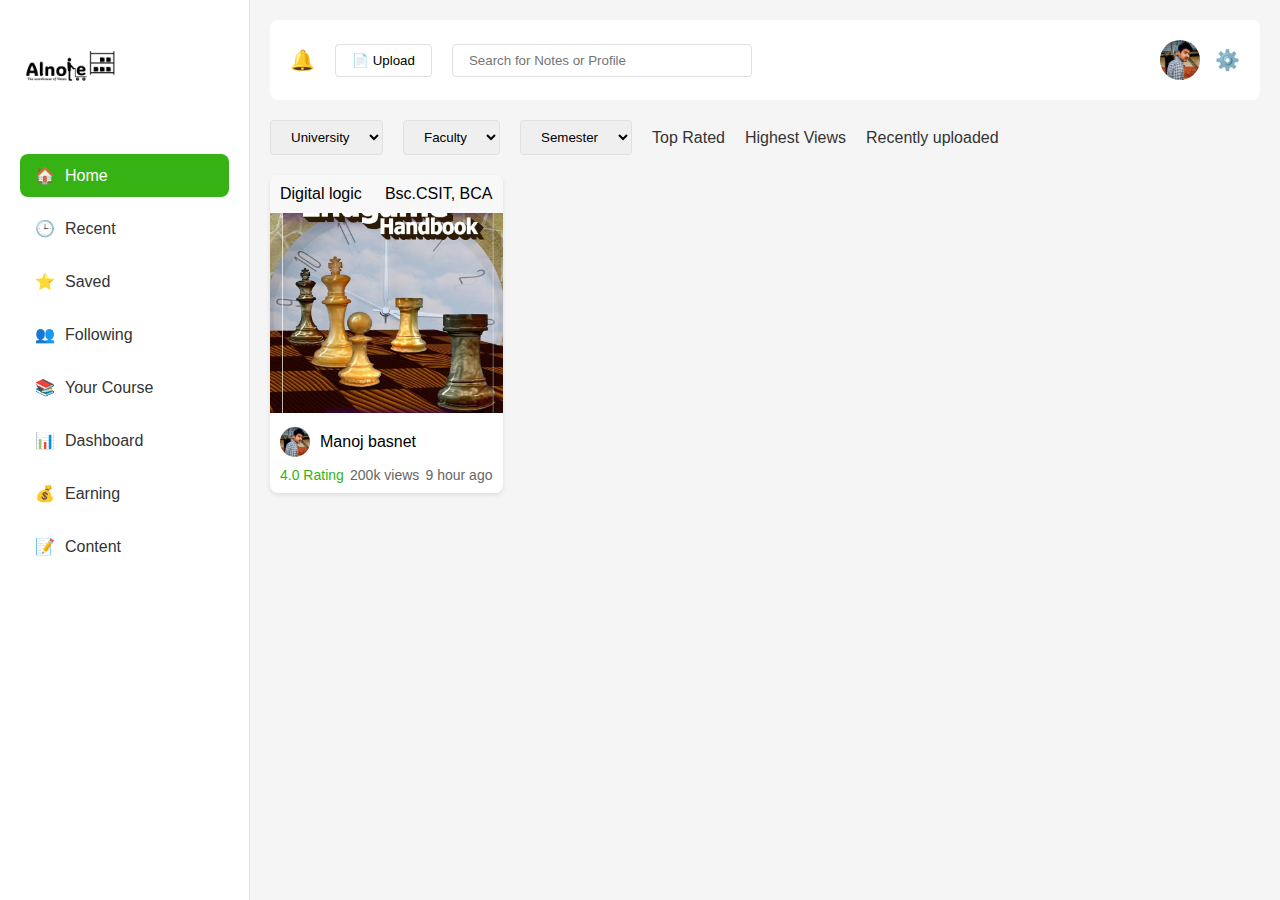
<file: index.html>
<!DOCTYPE html>
<html lang="en">
<head>
    <meta charset="UTF-8">
    <meta name="viewport" content="width=device-width, initial-scale=1.0">
    <title>Alnote - Study Notes Platform</title>
    <link rel="stylesheet" href="styles.css">
</head>
<body>
    <div class="container">
        <aside class="sidebar">
            <div class="logo">
                <img src="./Photos/Untitled design (2)2.png" alt="Logo" class="logo-img">
            </div>
            <nav class="nav-menu">
                <a href="#" class="nav-item active"><span class="icon">🏠</span> Home</a>
                <a href="#" class="nav-item"><span class="icon">🕒</span> Recent</a>
                <a href="#" class="nav-item"><span class="icon">⭐</span> Saved</a>
                <a href="#" class="nav-item"><span class="icon">👥</span> Following</a>
                <a href="#" class="nav-item"><span class="icon">📚</span> Your Course</a>
                <a href="#" class="nav-item"><span class="icon">📊</span> Dashboard</a>
                <a href="#" class="nav-item"><span class="icon">💰</span> Earning</a>
                <a href="#" class="nav-item"><span class="icon">📝</span> Content</a>
            </nav>
        </aside>

        <main class="main-content">
            <header class="header">
                <div class="header-left">
                    <div class="notification-icon">🔔</div>
                    <button class="upload-btn">📄 Upload</button>
                    <div class="search-bar">
                        <input type="text" placeholder="Search for Notes or Profile">
                    </div>
                </div>
                <div class="header-right">
                    <img src="./Photos/107972717_2660643560930244_4002923522177208544_n.jpg" alt="Profile" class="profile-img">
                    <span class="settings-icon">⚙️</span>
                </div>
            </header>

            <div class="filters">
                <select class="filter-select">
                    <option>University</option>
                </select>
                <select class="filter-select">
                    <option>Faculty</option>
                </select>
                <select class="filter-select">
                    <option>Semester</option>
                </select>
                <a href="#" class="filter-link">Top Rated</a>
                <a href="#" class="filter-link">Highest Views</a>
                <a href="#" class="filter-link">Recently uploaded</a>
            </div>

            <div class="notes-grid">
                <!-- Repeat this card structure 12 times -->
                <div class="note-card">
                    <div class="note-header">
                        <span>Digital logic</span>
                        <span>Bsc.CSIT, BCA</span>
                    </div>
                    <div class="note-image">
                        <img src="./Photos/book.jpeg" alt="Digital Logic Design">
                    </div>
                    <div class="note-footer">
                        <div class="user-info">
                            <img src="./Photos/107972717_2660643560930244_4002923522177208544_n.jpg" alt="User" class="user-avatar">
                            <span>Manoj basnet</span>
                        </div>
                        <div class="note-stats">
                            <span class="rating">4.0 Rating</span>
                            <span class="views">200k views</span>
                            <span class="time">9 hour ago</span>
                        </div>
                    </div>
                </div>
                <!-- Repeat note-card 11 more times -->
            </div>
        </main>
    </div>
</body>
</html>
</file>
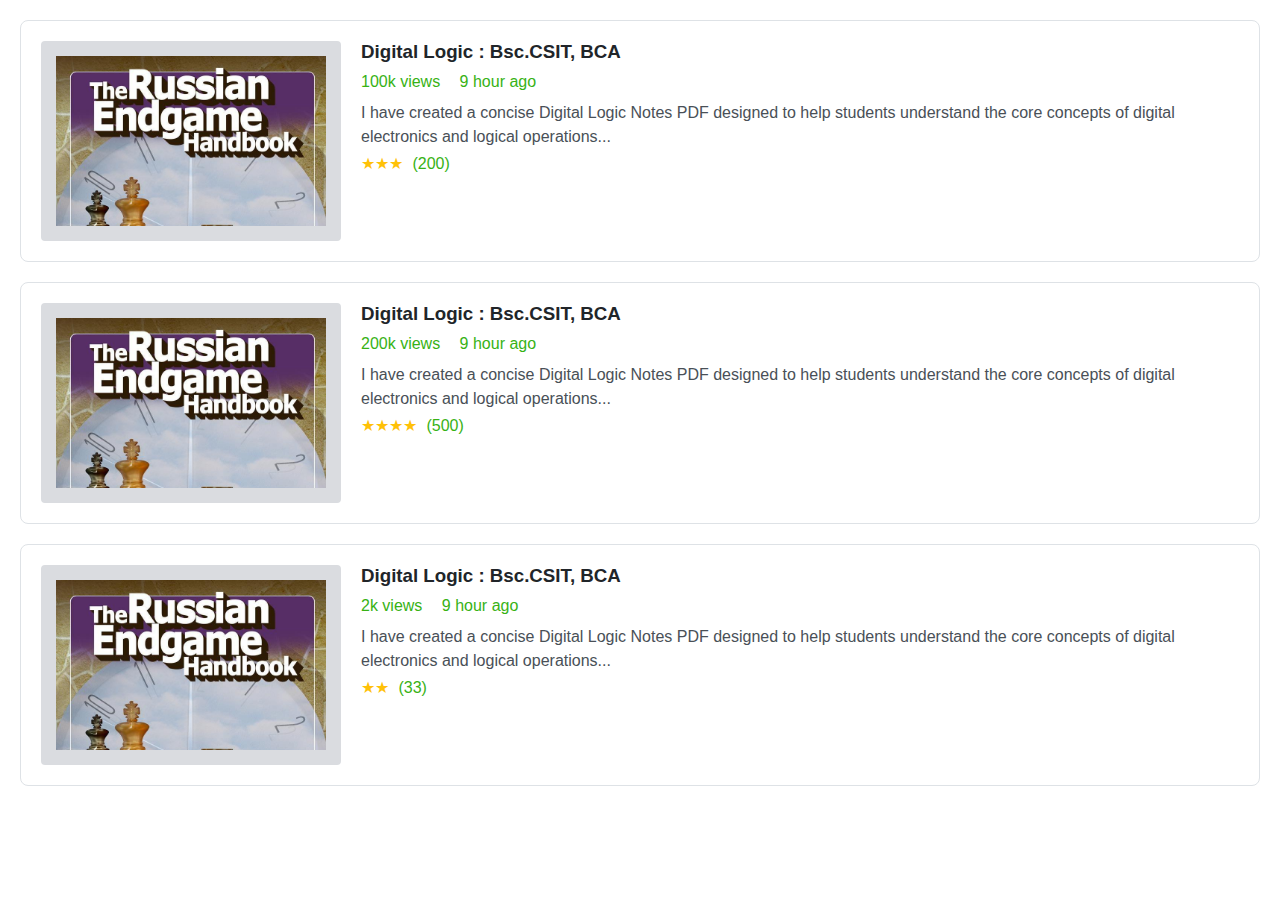
<file: notesSearchPage.html>
<!DOCTYPE html>
<html lang="en">
  <head>
    <meta charset="UTF-8" />
    <meta name="viewport" content="width=device-width, initial-scale=1.0" />
    <title>Document</title>
    <link rel="stylesheet" href="searchpage.css" />
  </head>
  <body>
    <div class="app-container">
      <main class="main-content">
        <div class="content-card">
          <div class="content-img">
            <img src="Photos/book.jpeg" alt="Digital Logic" />
          </div>
          <div class="content-info">
            <h3>Digital Logic : Bsc.CSIT, BCA</h3>
            <div class="content-meta">
              <span>100k views</span>
              <span>9 hour ago</span>
            </div>
            <p class="content-description">
              I have created a concise Digital Logic Notes PDF designed to help
              students understand the core concepts of digital electronics and
              logical operations...
            </p>
            <div class="rating">
              <span class="stars">★★★</span>
              <span class="count">(200)</span>
            </div>
          </div>
        </div>
        <div class="content-card">
          <div class="content-img">
            <img src="Photos/book.jpeg" alt="Digital Logic" />
          </div>
          <div class="content-info">
            <h3>Digital Logic : Bsc.CSIT, BCA</h3>
            <div class="content-meta">
              <span>200k views</span>
              <span>9 hour ago</span>
            </div>
            <p class="content-description">
              I have created a concise Digital Logic Notes PDF designed to help
              students understand the core concepts of digital electronics and
              logical operations...
            </p>
            <div class="rating">
              <span class="stars">★★★★</span>
              <span class="count">(500)</span>
            </div>
          </div>
        </div>
        <div class="content-card">
          <div class="content-img">
            <img src="Photos/book.jpeg" alt="Digital Logic" />
          </div>
          <div class="content-info">
            <h3>Digital Logic : Bsc.CSIT, BCA</h3>
            <div class="content-meta">
              <span>2k views</span>
              <span>9 hour ago</span>
            </div>
            <p class="content-description">
              I have created a concise Digital Logic Notes PDF designed to help
              students understand the core concepts of digital electronics and
              logical operations...
            </p>
            <div class="rating">
              <span class="stars">★★</span>
              <span class="count">(33)</span>
            </div>
          </div>
        </div>
      </main>
    </div>
  </body>
</html>
</file>
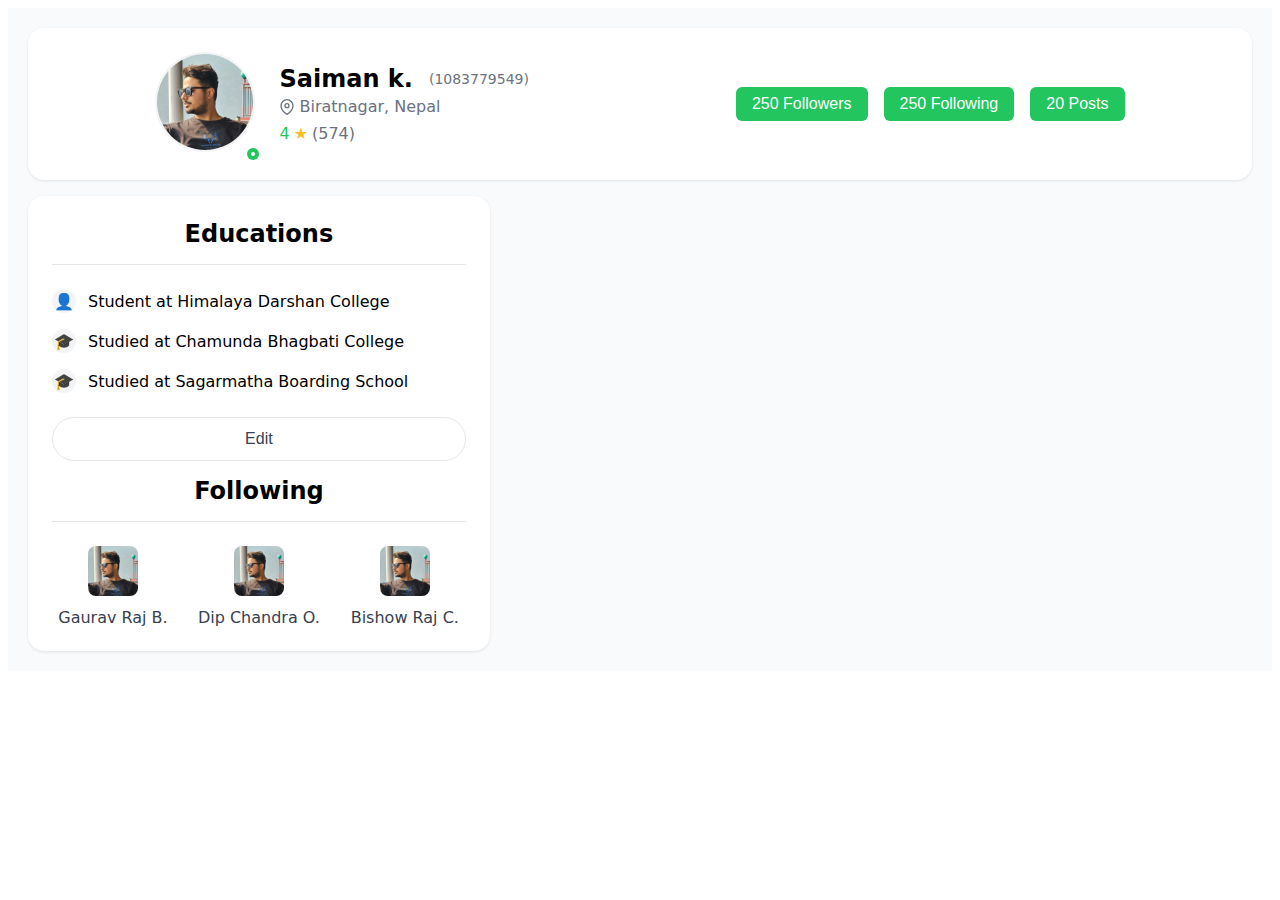
<file: profile.html>
<!DOCTYPE html>
<html lang="en">
   <head>
      <meta charset="UTF-8" />
      <meta name="viewport" content="width=device-width, initial-scale=1.0" />
      <title>Profile and Stats</title>
      <link rel="stylesheet" href="profile.css" />
   </head>
   <body>
      <div class="profile-body">
         <div class="profile-button-wrapper">
            <div class="profile-container">
               <div class="profile-header">
                  <div class="profile-image-container">
                     <img src="./Photos/WhatsApp-Square.jpg" alt="Profile" class="profile-image" />
                     <div class="edit-badge">
                        <div class="edit-badge-inner">
                           <!-- Edit Badge Icon -->
                        </div>
                     </div>
                  </div>

                  <div class="profile-info">
                     <div class="profile-name-container">
                        <h1 class="profile-name">Saiman k.</h1>
                        <span class="profile-id">(1083779549)</span>
                     </div>
                     <div class="profile-location">
                        <svg
                           width="16"
                           height="16"
                           viewBox="0 0 24 24"
                           fill="none"
                           stroke="currentColor"
                           stroke-width="2"
                        >
                           <path d="M21 10c0 7-9 13-9 13s-9-6-9-13a9 9 0 0 1 18 0z" />
                           <circle cx="12" cy="10" r="3" />
                        </svg>
                        Biratnagar, Nepal
                     </div>
                     <div class="profile-rating">
                        <span class="rating-number">4</span>
                        <span class="rating-star">★</span>
                        <span class="rating-count">(574)</span>
                     </div>
                  </div>
               </div>
            </div>

            <div class="stats-container flex">
               <button class="stat-button">250 Followers</button>
               <button class="stat-button">250 Following</button>
               <button class="stat-button">20 Posts</button>
            </div>
         </div>
         <!-- education and following combined -->
         <div class="flex-col">
            <!-- Education Section -->
            <div class="section">
               <h2 class="section-title">Educations</h2>

               <div class="education-item">
                  <div class="education-icon">👤</div>
                  <div>Student at Himalaya Darshan College</div>
               </div>

               <div class="education-item">
                  <div class="education-icon">🎓</div>
                  <div>Studied at Chamunda Bhagbati College</div>
               </div>

               <div class="education-item">
                  <div class="education-icon">🎓</div>
                  <div>Studied at Sagarmatha Boarding School</div>
               </div>

               <button class="edit-button">Edit</button>
            </div>

            <!-- Following Section -->
            <div class="section">
               <h2 class="section-title">Following</h2>

               <div class="following-grid">
                  <div class="following-item">
                     <img src="./Photos/WhatsApp-Square.jpg" alt="Gaurav Raj B." class="following-image" />
                     <div class="following-name">Gaurav Raj B.</div>
                  </div>

                  <div class="following-item">
                     <img src="./Photos/WhatsApp-Square.jpg" alt="Dip Chandra O." class="following-image" />
                     <div class="following-name">Dip Chandra O.</div>
                  </div>

                  <div class="following-item">
                     <img src="./Photos/WhatsApp-Square.jpg" alt="Bishow Raj C." class="following-image" />
                     <div class="following-name">Bishow Raj C.</div>
                  </div>
               </div>
            </div>
         </div>
      </div>
   </body>
</html>
</file>
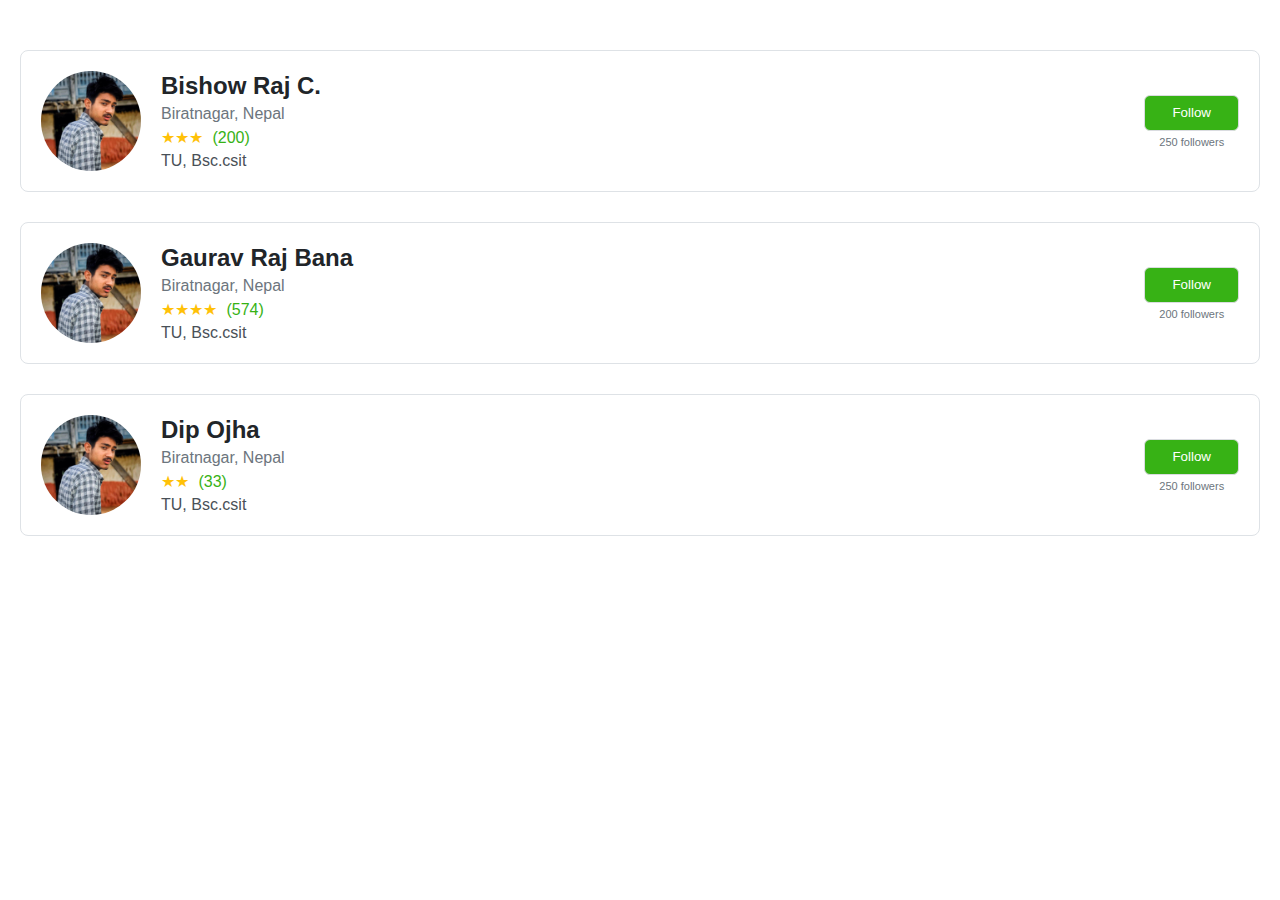
<file: profileSearchPage.html>
<!DOCTYPE html>
<html lang="en">
  <head>
    <meta charset="UTF-8" />
    <meta name="viewport" content="width=device-width, initial-scale=1.0" />
    <title>Search Page</title>
    <link rel="stylesheet" href="searchpage.css" />
  </head>
  <body>
    <div class="app-container">
      <main class="main-content">
        <div class="profile-section">
          <div class="profile-card">
            <img src="Photos/simon.jpg" alt="Profile" class="profile-img" />
            <div class="profile-info">
              <h2>Bishow Raj C.</h2>
              <p class="location">Biratnagar, Nepal</p>
              <div class="rating">
                <span class="stars">★★★</span>
                <span class="count">(200)</span>
              </div>
              <p class="institution">TU, Bsc.csit</p>
            </div>
            <div>
              <button class="follow-btn" onclick="toggleFollow(this)">Follow</button>
              <p class="followers" >250 followers</p>
            </div>
          </div>
          <div class="profile-section">
            <div class="profile-card">
              <img src="Photos/simon.jpg" alt="Profile" class="profile-img" />
              <div class="profile-info">
                <h2>Gaurav Raj Bana</h2>
                <p class="location">Biratnagar, Nepal</p>
                <div class="rating">
                  <span class="stars">★★★★</span>
                  <span class="count">(574)</span>
                </div>
                <p class="institution">TU, Bsc.csit</p>
              </div>
              <div>
                <button class="follow-btn" onclick="toggleFollow(this)">Follow</button>
                <p class="followers" >200 followers</p>
              </div>
            </div>
            <div class="profile-section">
                <div class="profile-card">
                  <img src="Photos/simon.jpg" alt="Profile" class="profile-img" />
                  <div class="profile-info">
                    <h2>Dip Ojha</h2>
                    <p class="location">Biratnagar, Nepal</p>
                    <div class="rating">
                      <span class="stars">★★</span>
                      <span class="count">(33)</span>
                    </div>
                    <p class="institution">TU, Bsc.csit</p>
                  </div>
                  <div>
                  <button class="follow-btn" onclick="toggleFollow(this)">Follow</button>
                  <p class="followers" >250 followers</p>
                </div>
                </div>
        </div>
      </main>
    </div>
  </body>
</html>

            <script>
              function toggleFollow(button) {
                const buttons = document.querySelectorAll('.follow-btn');
                buttons.forEach(b => {
                  b.textContent = b === button ? (b.textContent === 'Follow' ? 'Following' : 'Follow') : b.textContent;
                  b.style.color = b === button ? (b.textContent === 'Following' ? '#37b215' : 'white') : b.style.color;
                  b.style.backgroundColor = b === button ? (b.textContent === 'Following' ? '#f6fcf4' : '#37b215') : b.style.backgroundColor;
                });
              }
            </script>
</file>
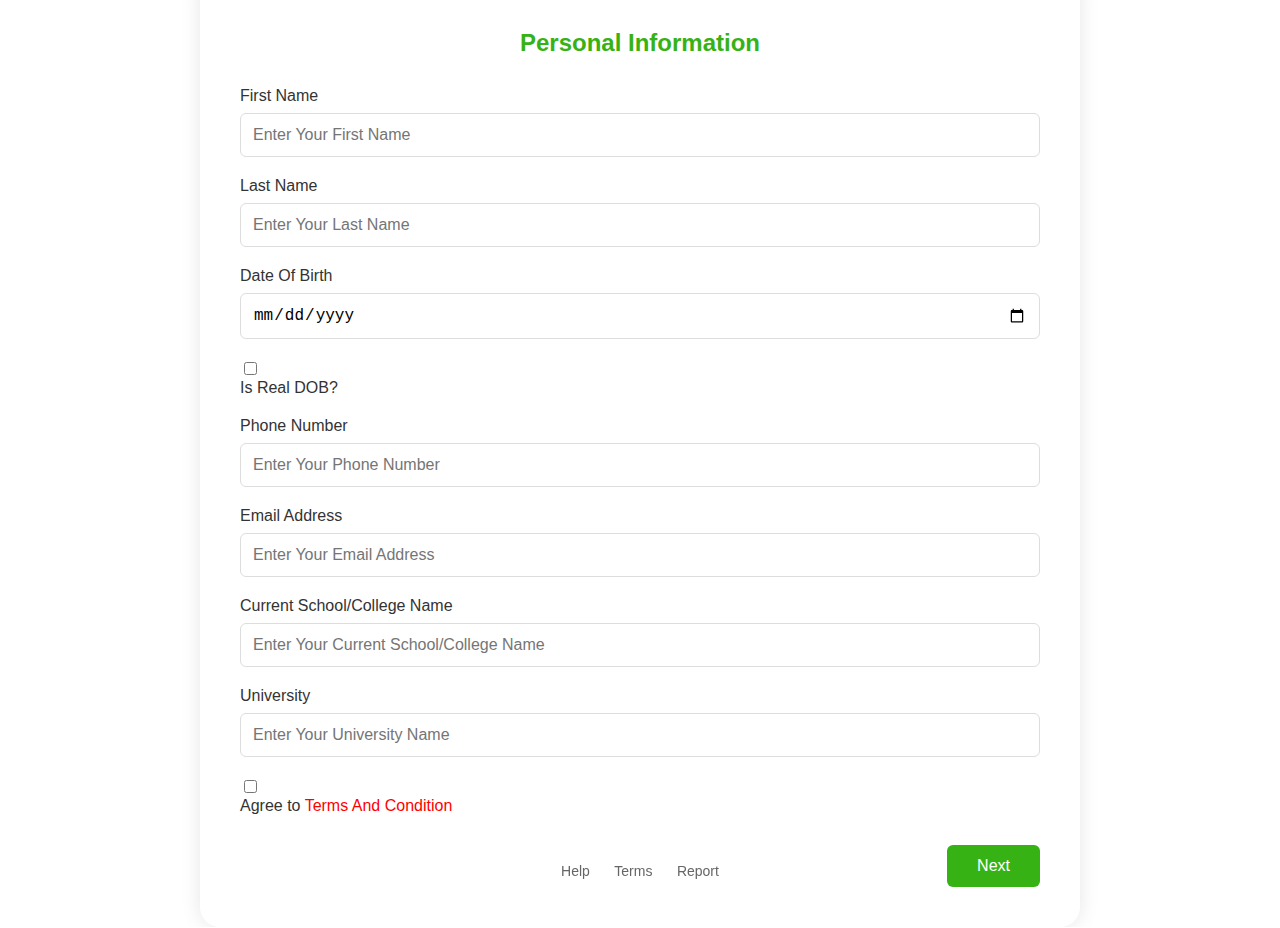
<file: static-personal-info.html>
<!DOCTYPE html>
<html lang="en">
  <head>
    <meta charset="UTF-8" />
    <title>Personal Information - ANote</title>
    <style>
      body {
        font-family: Arial, sans-serif;
        display: flex;
        justify-content: center;
        align-items: center;
        height: 100vh;
        margin: 0;
        background-color: #ffffff;
      }
      .container {
        width: 800px;
        padding: 40px;
        background: white;
        border-radius: 20px;
        box-shadow: 0 0 20px rgba(0, 0, 0, 0.1);
      }
      h1 {
        color: #37b215;
        font-size: 24px;
        margin-bottom: 30px;
        text-align: center;
      }
      .form-group {
        margin-bottom: 20px;
      }
      label {
        display: block;
        margin-bottom: 8px;
        color: #333;
      }
      input[type="text"],
      input[type="email"],
      input[type="tel"],
      input[type="date"] {
        width: 100%;
        padding: 12px;
        border: 1px solid #ddd;
        border-radius: 6px;
        box-sizing: border-box;
        font-size: 16px;
      }
      .checkbox-group {
        margin: 20px 0;
      }
      .button-group {
        display: flex;
        justify-content: flex-end;
        margin-top: 30px;
      }
      .btn {
        background: #37b215;
        color: white;
        border: none;
        padding: 12px 30px;
        border-radius: 6px;
        cursor: pointer;
        font-size: 16px;
      }
      .terms {
        color: #ff0000;
        text-decoration: none;
      }
      .footer {
        position: fixed;
        bottom: 20px;
        left: 0;
        right: 0;
        text-align: center;
      }
      .footer a {
        color: #666;
        text-decoration: none;
        margin: 0 10px;
        font-size: 14px;
      }
    </style>
  </head>
  <body>
    <div class="container">
      <h1>Personal Information</h1>
      <form>
        <div class="form-group">
          <label>First Name</label>
          <input type="text" placeholder="Enter Your First Name" />
        </div>
        <div class="form-group">
          <label>Last Name</label>
          <input type="text" placeholder="Enter Your Last Name" />
        </div>
        <div class="form-group">
          <label>Date Of Birth</label>
          <input type="date" placeholder="Enter Your Date of Birth" />
        </div>
        <div class="checkbox-group">
          <input type="checkbox" id="realDOB" />
          <label for="realDOB">Is Real DOB?</label>
        </div>
        <div class="form-group">
          <label>Phone Number</label>
          <input type="tel" placeholder="Enter Your Phone Number" />
        </div>
        <div class="form-group">
          <label>Email Address</label>
          <input type="email" placeholder="Enter Your Email Address" />
        </div>
        <div class="form-group">
          <label>Current School/College Name</label>
          <input
            type="text"
            placeholder="Enter Your Current School/College Name"
          />
        </div>
        <div class="form-group">
          <label>University</label>
          <input type="text" placeholder="Enter Your University Name" />
        </div>
        <div class="checkbox-group">
          <input type="checkbox" id="terms" />
          <label for="terms"
            >Agree to <a href="#" class="terms">Terms And Condition</a></label
          >
        </div>
        <div class="button-group">
          <button type="submit" class="btn">Next</button>
        </div>
      </form>
    </div>
    <div class="footer">
      <a href="#">Help</a>
      <a href="#">Terms</a>
      <a href="#">Report</a>
    </div>
  </body>
</html>
</file>
<file: styles.css>
* {
  margin: 0;
  padding: 0;
  box-sizing: border-box;
}

body {
  font-family: Arial, sans-serif;
  background-color: #f5f5f5;
}

.container {
  display: flex;
  min-height: 100vh;
}

.sidebar {
  width: 250px;
  background: white;
  padding: 20px;
  border-right: 1px solid #e0e0e0;
}

.logo {
  margin-bottom: 30px;
}

.logo-img {
  width: 100px;
  height: auto;
}

.nav-menu {
  display: flex;
  flex-direction: column;
  gap: 10px;
}

.nav-item {
  display: flex;
  align-items: center;
  padding: 12px 15px;
  text-decoration: none;
  color: #333;
  border-radius: 8px;
}

.nav-item:hover {
  background: #f5f5f5;
}

.nav-item.active {
  background: #37b215;
  color: white;
}

.icon {
  margin-right: 10px;
}

.main-content {
  flex: 1;
  padding: 20px;
}

.header {
  display: flex;
  justify-content: space-between;
  align-items: center;
  padding: 20px;
  background: white;
  border-radius: 8px;
  margin-bottom: 20px;
}

.header-left {
  display: flex;
  align-items: center;
  gap: 20px;
}

.notification-icon {
  font-size: 20px;
  cursor: pointer;
}

.upload-btn {
  padding: 8px 16px;
  background: white;
  border: 1px solid #e0e0e0;
  border-radius: 4px;
  cursor: pointer;
}

.search-bar input {
  padding: 8px 16px;
  border: 1px solid #e0e0e0;
  border-radius: 4px;
  width: 300px;
}

.header-right {
  display: flex;
  align-items: center;
  gap: 15px;
}

.profile-img {
  width: 40px;
  height: 40px;
  border-radius: 50%;
}

.settings-icon {
  font-size: 20px;
  cursor: pointer;
}

.filters {
  display: flex;
  gap: 20px;
  margin-bottom: 20px;
  align-items: center;
}

.filter-select {
  padding: 8px 16px;
  border: 1px solid #e0e0e0;
  border-radius: 4px;
}

.filter-link {
  text-decoration: none;
  color: #333;
}

.notes-grid {
  display: grid;
  grid-template-columns: repeat(4, 1fr);
  gap: 20px;
}

.note-card {
  background: white;
  border-radius: 8px;
  overflow: hidden;
  box-shadow: 0 2px 4px rgba(0, 0, 0, 0.1);
}

.note-header {
  padding: 10px;
  display: flex;
  justify-content: space-between;
  background: #f8f8f8;
}

.note-image img {
  width: 100%;
  height: 200px;
  object-fit: cover;
}

.note-footer {
  padding: 10px;
}

.user-info {
  display: flex;
  align-items: center;
  gap: 10px;
  margin-bottom: 10px;
}

.user-avatar {
  width: 30px;
  height: 30px;
  border-radius: 50%;
}

.note-stats {
  display: flex;
  justify-content: space-between;
  color: #666;
  font-size: 14px;
}

.rating {
  color: #37b215;
}
</file>
<file: searchpage.css>
@import "./styles.css";

.app-container {
  display: flex;
  width: 100%;
  height: 100vh;
  background: #fff;
}

.sidebar {
  width: 240px;
  background: #f8f9fa;
  border-right: 1px solid #e9ecef;
  padding: 20px 0;
}

.logo {
  padding: 0 20px;
  margin-bottom: 30px;
}

.logo-img {
  width: 120px;
}

.nav-links {
  list-style: none;
  padding: 0;
  margin: 0;
}

.nav-links li {
  padding: 12px 20px;
  cursor: pointer;
  color: #495057;
  transition: background-color 0.2s;
}

.nav-links li:hover,
.nav-links li.active {
  background-color: #e9ecef;
  color: #212529;
}

.main-content {
  flex: 1;
  padding: 20px;
  background: #fff;
}

.header {
  margin-bottom: 30px;
}

.search-container {
  margin-bottom: 20px;
}

.search-input {
  width: 100%;
  padding: 12px 20px;
  border: 1px solid #dee2e6;
  border-radius: 6px;
  font-size: 16px;
}

.filters {
  display: flex;
  gap: 10px;
  flex-wrap: wrap;
}

.filter-btn {
  padding: 8px 16px;
  background: #f8f9fa;
  border: 1px solid #dee2e6;
  border-radius: 4px;
  color: #495057;
  cursor: pointer;
  transition: all 0.2s;
}

.filter-btn:hover {
  background: #e9ecef;
}

.profile-section {
  margin-top: 30px;
}

.profile-card {
  display: flex;
  align-items: center;
  padding: 20px;
  border: 1px solid #dee2e6;
  border-radius: 8px;
  margin-bottom: 20px;
}

.profile-img {
  width: 100px;
  height: 100px;
  border-radius: 50%;
  object-fit: cover;
  margin-right: 20px;
}

.profile-info {
  flex: 1;
}

.profile-info h2 {
  margin: 0 0 5px 0;
  color: #212529;
}

.location {
  color: #6c757d;
  margin: 0 0 5px 0;
}

.rating {
  color: #ffc107;
  margin: 5px 0;
}

.rating .count {
  color: #37b215;
  margin-left: 5px;
}

.institution {
  color: #495057;
  margin: 5px 0 0 0;
}

.follow-btn {
  padding: 8px 0;
  background: #37b215;
  width: 94.56px;
  height: 36px;
  color: white;
  border: none;
  border-radius: 6px;
  cursor: pointer;
  transition: background-color 0.2s;
  border: 1px solid #dadce0;
}

.follow-btn:hover {
  background: #218838;
}

.profile-card .followers {
  color: #6c757d;
  font-size: 11px;
  margin-top: 5px;
  text-align: center;
}

.content-card {
  display: flex;
  padding: 20px;
  border: 1px solid #dee2e6;
  border-radius: 8px;
  margin-bottom: 20px;
}

.content-img {
  width: 300px;
  height: 200px;
  margin-right: 20px;
  overflow: hidden;
  border-radius: 4px;
  border: 15px solid #dadce0;
}

.content-img img {
  width: 100%;
  height: auto;
}

.content-info {
  flex: 1;
}

.content-info h3 {
  margin: 0 0 10px 0;
  color: #212529;
}

.content-meta {
  color: #37b215;
  margin-bottom: 10px;
}

.content-meta span {
  margin-right: 15px;
}

.content-description {
  color: #495057;
  margin: 0;
  line-height: 1.5;
}
</file>
<file: profile.css>
.profile-body {
   margin: 0;
   padding: 20px;
   font-family: system-ui, -apple-system, sans-serif;
   background-color: #f9fafb;
   display: flex;
   flex-wrap: wrap;
   gap: 16px;
}

.profile-button-wrapper {
   display: flex;
   align-items: center;
   justify-content: space-around;
   /* gap: 16px; */
   background: white;
   border-radius: 16px;
   padding: 24px;
   margin: auto;
   width: 100%;
   box-shadow: 0 1px 3px rgba(0, 0, 0, 0.1);
}

.flex {
   display: flex;
   justify-content: center;
   align-items: center;
}

/* .profile-container {
   background: white;
   border-radius: 16px;
   padding: 24px;
   box-shadow: 0 1px 3px rgba(0, 0, 0, 0.1);
} */

.profile-header {
   display: flex;
   align-items: center;
   gap: 24px;
}

.profile-image-container {
   position: relative;
}

.profile-image {
   width: 96px;
   height: 96px;
   border-radius: 50%;
   object-fit: cover;
   border: 2px solid #f3f4f6;
}

.edit-badge {
   position: absolute;
   bottom: -4px;
   right: -4px;
   background: #22c55e;
   border-radius: 50%;
   padding: 4px;
}

.edit-badge-inner {
   background: white;
   border-radius: 50%;
   padding: 2px;
}

.profile-info {
   flex: 1;
}

.profile-name-container {
   display: flex;
   align-items: center;
   gap: 16px;
}

.profile-name {
   font-size: 24px;
   font-weight: 600;
   margin: 0;
}

.profile-id {
   color: #6b7280;
   font-size: 14px;
}

.profile-location {
   color: #6b7280;
   margin-top: 4px;
   display: flex;
   align-items: center;
   gap: 4px;
}

.profile-rating {
   display: flex;
   align-items: center;
   gap: 4px;
   margin-top: 8px;
}

.rating-number {
   color: #22c55e;
   font-weight: 500;
}

.rating-star {
   color: #fbbf24;
}

.rating-count {
   color: #6b7280;
}

.stats-container {
   /* width: 50%; */
   display: flex;
   justify-content: center;
   align-items: flex-start;
   gap: 16px;
}

.stat-button {
   background-color: #22c55e;
   color: white;
   padding: 8px 16px;
   border-radius: 6px;
   border: none;
   font-size: 16px;
   font-weight: 500;
   cursor: pointer;
   transition: background-color 0.2s;
}

.stat-button:hover {
   background-color: #1ea352;
}

/* here comes edication and about me section */

.section-title {
   text-align: center;
   font-size: 24px;
   font-weight: 600;
   margin: 0 0 24px 0;
   padding-bottom: 16px;
   border-bottom: 1px solid #e5e7eb;
}

.education-item {
   display: flex;
   align-items: center;
   gap: 12px;
   margin: auto;
   margin-bottom: 16px;
}

.education-icon {
   width: 24px;
   height: 24px;
   background: #f3f4f6;
   border-radius: 50%;
   display: flex;
   align-items: center;
   justify-content: center;
}

.edit-button {
   display: block;
   width: 100%;
   padding: 12px;
   border: 1px solid #e5e7eb;
   border-radius: 9999px;
   background: white;
   color: #374151;
   font-size: 16px;
   cursor: pointer;
   margin-top: 24px;
   transition: background-color 0.2s;
}

.edit-button:hover {
   background-color: #f9fafb;
}

.following-grid {
   display: grid;
   grid-template-columns: repeat(3, 1fr);
   gap: 24px;
   margin-top: 24px;
}

.following-item {
   text-align: center;
}

.following-image {
   width: 50px;
   /* height: 100%; */
   object-fit: cover;
   border-radius: 8px;
   margin-bottom: 8px;
}

.following-name {
   font-weight: 500;
   color: #374151;
}

.flex-col {
   display: flex;
   flex-direction: column;
   gap: 16px;
   background: white;
   border-radius: 16px;
   padding: 24px;
   /* margin: auto; */
   /* width: 100%; */
   box-shadow: 0 1px 3px rgba(0, 0, 0, 0.1);
}
</file>
